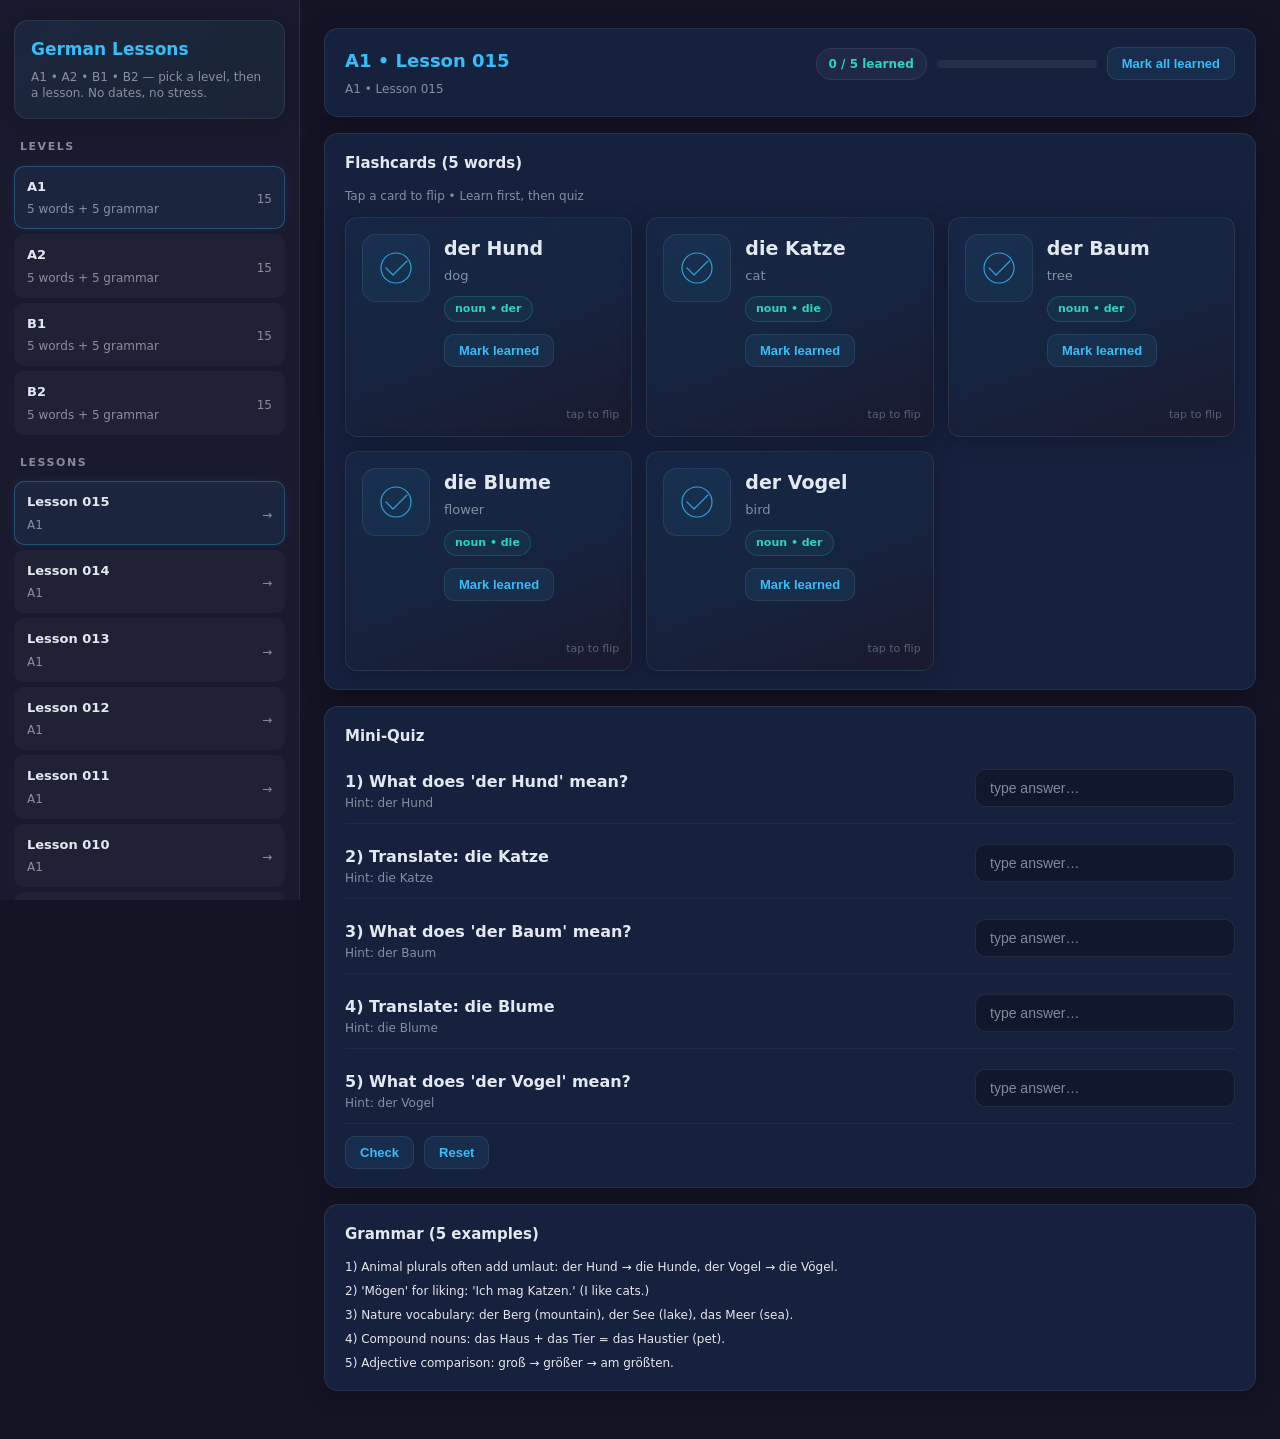
<file: index.html>
<!doctype html>
<html lang="en">
<head>
  <meta charset="utf-8" />
  <meta name="viewport" content="width=device-width,initial-scale=1" />
  <title>German Lessons (A1–B2)</title>
  <link rel="stylesheet" href="./assets/style.css" />
</head>
<body>
  <div class="app">
    <aside class="sidebar">
      <div class="brand">
        <h1>German Lessons</h1>
        <div class="sub">A1 • A2 • B1 • B2 — pick a level, then a lesson. No dates, no stress.</div>
      </div>

      <div class="sectionTitle">Levels</div>
      <div class="navList" id="levelList"></div>

      <div class="sectionTitle" id="lessonSubTitle">Lessons</div>
      <div class="navList" id="lessonList"></div>

      <div class="small" id="errorTop"></div>
    </aside>

    <main class="main">
      <header>
        <div>
          <h2 id="lessonTitle">Loading…</h2>
          <div class="sub" id="lessonMeta">—</div>
        </div>
        <div class="pill">
          <div class="badge" id="count">0 / 0 learned</div>
          <div class="progress"><div class="bar" id="bar"></div></div>
          <button class="btn" id="markAll">Mark all learned</button>
        </div>
      </header>

      <div class="panel">
        <h3>Flashcards (5 words)</h3>
        <div class="note">Tap a card to flip • Learn first, then quiz</div>
        <div class="grid" id="cards"></div>
      </div>

      <div class="panel">
        <h3>Mini‑Quiz</h3>
        <div id="quiz"></div>
        <div class="row">
          <button class="btn" id="check">Check</button>
          <button class="btn" id="reset">Reset</button>
        </div>
      </div>

      <div class="panel">
        <h3>Grammar (5 examples)</h3>
        <div id="grammar"></div>
      </div>
    </main>
  </div>

  <script src="./assets/app.js"></script>
</body>
</html>
</file>
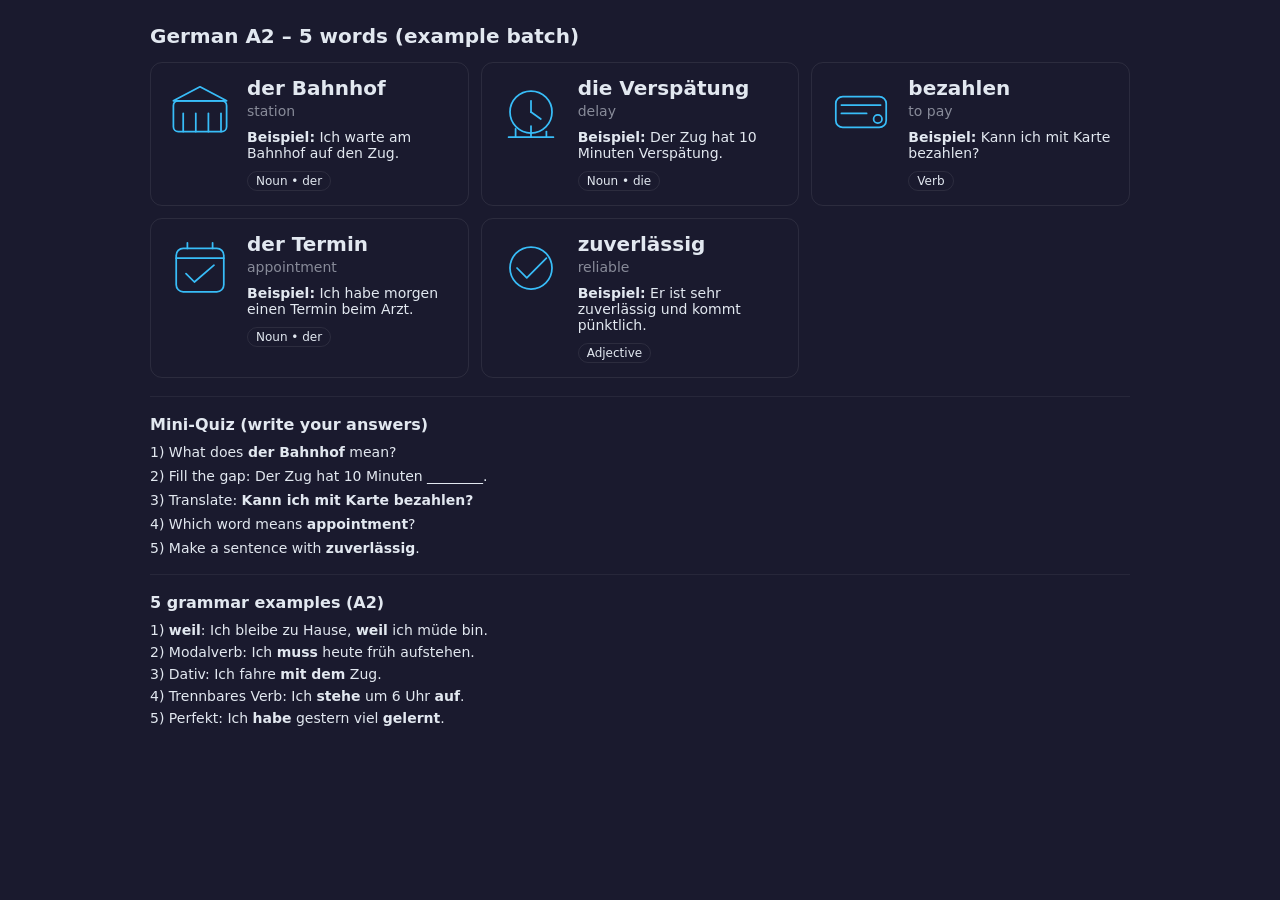
<file: daily/2026-02-09_19-57_example_daily.html>
<!doctype html>
<html lang="en">
<head>
  <meta charset="utf-8" />
  <meta name="viewport" content="width=device-width,initial-scale=1" />
  <title>German A2 – 5 words (Example)</title>
  <style>
    :root{--fg:#e2e8f0;--muted:rgba(226,232,240,.55);--line:rgba(255,255,255,.08);--bg:#1a1a2e;}
    body{margin:0;background:var(--bg);color:var(--fg);font-family:system-ui,-apple-system,Segoe UI,Roboto,Arial,sans-serif;}
    .wrap{max-width:980px;margin:24px auto;padding:0 16px;}
    h1{font-size:20px;margin:0 0 14px 0;}
    .grid{display:grid;grid-template-columns:repeat(auto-fit,minmax(280px,1fr));gap:12px;}
    .card{border:1px solid rgba(255,255,255,.08);border-radius:12px;padding:14px;display:grid;grid-template-columns:70px 1fr;gap:12px;align-items:start;}
    .w{font-size:20px;font-weight:800;line-height:1.1;}
    .m{font-size:14px;color:var(--muted);margin-top:4px;}
    .ex{font-size:14px;margin-top:10px;}
    .tag{display:inline-block;border:1px solid rgba(255,255,255,.08);border-radius:999px;padding:2px 8px;font-size:12px;margin-top:10px;}
    svg{width:70px;height:70px;}
    .icon{fill:none;stroke:#38bdf8;stroke-width:2.5;stroke-linecap:round;stroke-linejoin:round;}
    hr{border:0;border-top:1px solid rgba(255,255,255,.06);margin:18px 0;}
    .quiz h2{font-size:16px;margin:0 0 10px 0;}
    .q{margin:8px 0;font-size:14px;}
    .grammar h2{font-size:16px;margin:0 0 10px 0;}
    .g{margin:6px 0;font-size:14px;}
    .de{font-weight:700;}
  </style>
</head>
<body>
  <div class="wrap">
    <h1>German A2 – 5 words (example batch)</h1>

    <div class="grid">
      <div class="card">
        <svg viewBox="0 0 100 100" aria-label="station">
          <rect class="icon" x="12" y="34" width="76" height="44" rx="7"/>
          <polygon class="icon" points="12,34 50,14 88,34"/>
          <line class="icon" x1="26" y1="78" x2="26" y2="52"/>
          <line class="icon" x1="44" y1="78" x2="44" y2="52"/>
          <line class="icon" x1="62" y1="78" x2="62" y2="52"/>
          <line class="icon" x1="80" y1="78" x2="80" y2="52"/>
        </svg>
        <div>
          <div class="w">der Bahnhof</div>
          <div class="m">station</div>
          <div class="ex"><span class="de">Beispiel:</span> Ich warte am Bahnhof auf den Zug.</div>
          <div class="tag">Noun • der</div>
        </div>
      </div>

      <div class="card">
        <svg viewBox="0 0 100 100" aria-label="delay">
          <circle class="icon" cx="50" cy="50" r="30"/>
          <line class="icon" x1="50" y1="50" x2="50" y2="34"/>
          <line class="icon" x1="50" y1="50" x2="64" y2="60"/>
          <line class="icon" x1="18" y1="86" x2="82" y2="86"/>
          <line class="icon" x1="28" y1="86" x2="28" y2="74"/>
          <line class="icon" x1="50" y1="86" x2="50" y2="70"/>
          <line class="icon" x1="72" y1="86" x2="72" y2="78"/>
        </svg>
        <div>
          <div class="w">die Verspätung</div>
          <div class="m">delay</div>
          <div class="ex"><span class="de">Beispiel:</span> Der Zug hat 10 Minuten Verspätung.</div>
          <div class="tag">Noun • die</div>
        </div>
      </div>

      <div class="card">
        <svg viewBox="0 0 100 100" aria-label="pay">
          <rect class="icon" x="14" y="28" width="72" height="44" rx="10"/>
          <line class="icon" x1="22" y1="40" x2="78" y2="40"/>
          <line class="icon" x1="22" y1="52" x2="58" y2="52"/>
          <circle class="icon" cx="74" cy="60" r="6"/>
        </svg>
        <div>
          <div class="w">bezahlen</div>
          <div class="m">to pay</div>
          <div class="ex"><span class="de">Beispiel:</span> Kann ich mit Karte bezahlen?</div>
          <div class="tag">Verb</div>
        </div>
      </div>

      <div class="card">
        <svg viewBox="0 0 100 100" aria-label="appointment">
          <rect class="icon" x="16" y="22" width="68" height="62" rx="10"/>
          <line class="icon" x1="16" y1="36" x2="84" y2="36"/>
          <line class="icon" x1="32" y1="22" x2="32" y2="14"/>
          <line class="icon" x1="68" y1="22" x2="68" y2="14"/>
          <path class="icon" d="M30,58 L42,70 L70,46"/>
        </svg>
        <div>
          <div class="w">der Termin</div>
          <div class="m">appointment</div>
          <div class="ex"><span class="de">Beispiel:</span> Ich habe morgen einen Termin beim Arzt.</div>
          <div class="tag">Noun • der</div>
        </div>
      </div>

      <div class="card">
        <svg viewBox="0 0 100 100" aria-label="reliable">
          <circle class="icon" cx="50" cy="50" r="30"/>
          <path class="icon" d="M30,50 L44,64 L72,36"/>
        </svg>
        <div>
          <div class="w">zuverlässig</div>
          <div class="m">reliable</div>
          <div class="ex"><span class="de">Beispiel:</span> Er ist sehr zuverlässig und kommt pünktlich.</div>
          <div class="tag">Adjective</div>
        </div>
      </div>
    </div>

    <hr />

    <div class="quiz">
      <h2>Mini‑Quiz (write your answers)</h2>
      <div class="q">1) What does <span class="de">der Bahnhof</span> mean?</div>
      <div class="q">2) Fill the gap: Der Zug hat 10 Minuten ________.</div>
      <div class="q">3) Translate: <span class="de">Kann ich mit Karte bezahlen?</span></div>
      <div class="q">4) Which word means <span class="de">appointment</span>?</div>
      <div class="q">5) Make a sentence with <span class="de">zuverlässig</span>.</div>
    </div>

    <hr />

    <div class="grammar">
      <h2>5 grammar examples (A2)</h2>
      <div class="g">1) <span class="de">weil</span>: Ich bleibe zu Hause, <span class="de">weil</span> ich müde bin.</div>
      <div class="g">2) Modalverb: Ich <span class="de">muss</span> heute früh aufstehen.</div>
      <div class="g">3) Dativ: Ich fahre <span class="de">mit dem</span> Zug.</div>
      <div class="g">4) Trennbares Verb: Ich <span class="de">stehe</span> um 6 Uhr <span class="de">auf</span>.</div>
      <div class="g">5) Perfekt: Ich <span class="de">habe</span> gestern viel <span class="de">gelernt</span>.</div>
    </div>

  </div>
</body>
</html>
</file>
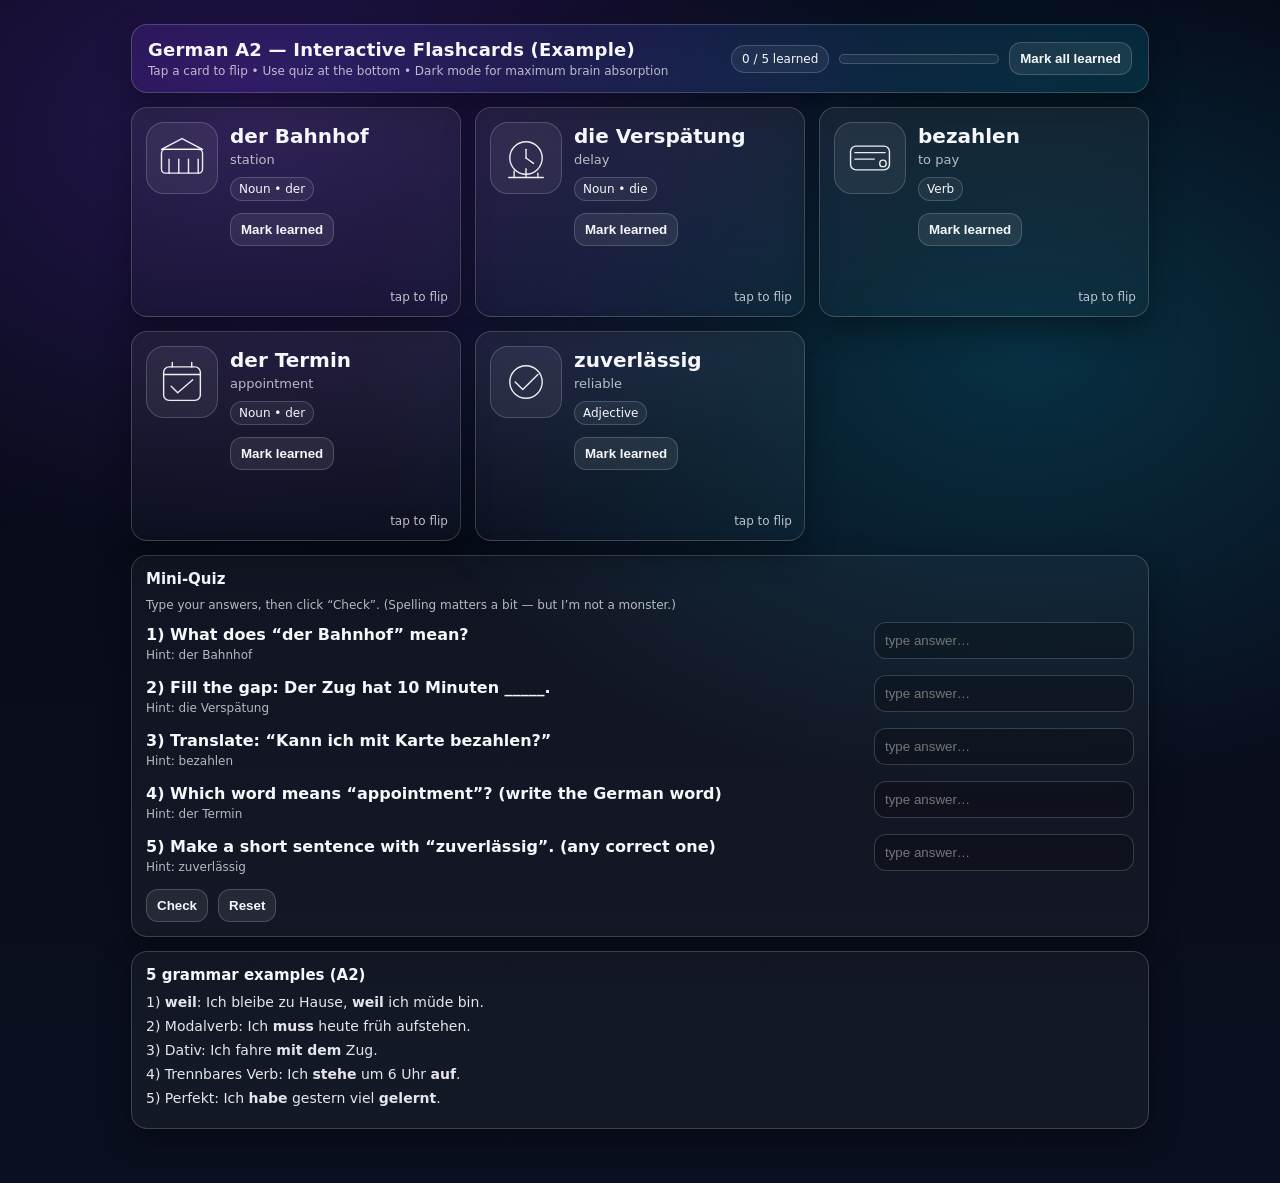
<file: hourly/2026-02-09_19-57_example_hourly.html>
<!doctype html>
<html lang="en">
<head>
  <meta charset="utf-8" />
  <meta name="viewport" content="width=device-width,initial-scale=1" />
  <title>German A2 – Interactive Flashcards (Example)</title>
  <style>
    :root{
      --bg:#0b1020;
      --panel:#111a33;
      --card:#141f3d;
      --stroke:rgba(255,255,255,.18);
      --text:#f6f7fb;
      --muted:rgba(246,247,251,.72);
      --a:#7c3aed;   /* purple */
      --b:#06b6d4;   /* cyan */
      --good:#22c55e;
      --bad:#ef4444;
      --warn:#f59e0b;
      --shadow: 0 12px 30px rgba(0,0,0,.35);
      --radius:16px;
    }

    *{box-sizing:border-box;}
    body{
      margin:0;
      font-family: ui-sans-serif, system-ui, -apple-system, Segoe UI, Roboto, Arial, sans-serif;
      background: radial-gradient(1200px 800px at 20% 10%, rgba(124,58,237,.25), transparent 55%),
                  radial-gradient(1200px 800px at 80% 30%, rgba(6,182,212,.22), transparent 55%),
                  linear-gradient(180deg, #060816, #0b1020);
      color:var(--text);
    }

    .wrap{max-width:1050px; margin:24px auto; padding:0 16px 30px;}

    header{
      display:flex; align-items:center; justify-content:space-between; gap:12px;
      background: linear-gradient(90deg, rgba(124,58,237,.18), rgba(6,182,212,.14));
      border:1px solid var(--stroke);
      border-radius: var(--radius);
      padding:14px 16px;
      box-shadow: var(--shadow);
    }
    h1{font-size:18px; margin:0; letter-spacing:.2px;}
    .sub{font-size:12px; color:var(--muted); margin-top:4px;}

    .pill{display:flex; align-items:center; gap:10px;}
    .badge{
      font-size:12px; padding:6px 10px; border-radius:999px;
      border:1px solid var(--stroke);
      background: rgba(255,255,255,.06);
    }

    .btn{
      cursor:pointer;
      border:1px solid var(--stroke);
      background: rgba(255,255,255,.08);
      color:var(--text);
      padding:8px 10px;
      border-radius: 12px;
      font-weight:700;
      transition: transform .06s ease, background .15s ease;
      user-select:none;
    }
    .btn:hover{background: rgba(255,255,255,.12)}
    .btn:active{transform: scale(.98)}

    .progress{
      width: 160px; height: 10px; border-radius: 999px;
      border:1px solid var(--stroke);
      background: rgba(255,255,255,.06);
      overflow:hidden;
    }
    .bar{height:100%; width:0%; background: linear-gradient(90deg, var(--a), var(--b));}

    .grid{display:grid; grid-template-columns:repeat(auto-fit,minmax(280px,1fr)); gap:14px; margin-top:14px;}

    /* flip cards */
    .scene{perspective: 1200px;}
    .card{
      position:relative;
      height: 210px;
      transform-style:preserve-3d;
      transition: transform .55s cubic-bezier(.2,.8,.2,1);
    }
    .card.is-flipped{transform: rotateY(180deg);}

    .face{
      position:absolute; inset:0;
      border-radius: var(--radius);
      border: 1px solid var(--stroke);
      background: linear-gradient(180deg, rgba(255,255,255,.06), rgba(255,255,255,.02));
      box-shadow: var(--shadow);
      padding:14px;
      backface-visibility:hidden;
      overflow:hidden;
    }

    .front{display:grid; grid-template-columns:72px 1fr; gap:12px; align-items:start;}
    .back{transform: rotateY(180deg);}

    .icon{
      width:72px; height:72px;
      border-radius: 18px;
      border:1px solid var(--stroke);
      background: rgba(255,255,255,.06);
      display:flex; align-items:center; justify-content:center;
    }
    svg{width:54px; height:54px;}
    .s{fill:none; stroke: rgba(255,255,255,.92); stroke-width:2.6; stroke-linecap:round; stroke-linejoin:round;}

    .word{font-size:20px; font-weight:900; margin-top:2px;}
    .meta{font-size:13px; color:var(--muted); margin-top:4px;}
    .tag{display:inline-block; margin-top:10px; font-size:12px; padding:4px 8px; border-radius:999px;
         border:1px solid var(--stroke); background: rgba(255,255,255,.06);}

    .hint{position:absolute; right:12px; bottom:12px; font-size:12px; color:rgba(246,247,251,.75)}

    .back h3{margin:0; font-size:14px;}
    .ex{margin-top:10px; padding:10px; border-radius: 12px; border:1px dashed rgba(255,255,255,.22);
        background: rgba(0,0,0,.18); font-size:14px; line-height:1.35;}
    .de{font-weight:900;}

    .row{display:flex; gap:10px; flex-wrap:wrap; margin-top:12px;}

    section{
      margin-top:14px;
      border:1px solid var(--stroke);
      border-radius: var(--radius);
      background: rgba(255,255,255,.04);
      box-shadow: var(--shadow);
      padding:14px;
    }

    section h2{margin:0 0 10px 0; font-size:15px;}
    .q{display:grid; grid-template-columns:1fr auto; gap:10px; align-items:center; margin:10px 0;}
    input{
      width:100%; padding:10px 10px;
      border-radius: 12px;
      border:1px solid var(--stroke);
      background: rgba(0,0,0,.20);
      color: var(--text);
      outline: none;
    }

    .result{font-weight:900; font-size:12px; padding:6px 10px; border-radius: 999px; border:1px solid var(--stroke)}
    .ok{background: rgba(34,197,94,.16); color: #bbf7d0;}
    .no{background: rgba(239,68,68,.14); color: #fecaca;}

    .grammar .g{margin:8px 0; font-size:14px; color: rgba(246,247,251,.92)}
    .note{font-size:12px; color:var(--muted); margin-top:8px}

    @media (prefers-reduced-motion: reduce){
      .card{transition:none}
    }
  </style>
</head>
<body>
  <div class="wrap">
    <header>
      <div>
        <h1>German A2 — Interactive Flashcards (Example)</h1>
        <div class="sub">Tap a card to flip • Use quiz at the bottom • Dark mode for maximum brain absorption</div>
      </div>
      <div class="pill">
        <div class="badge" id="count">0 / 5 learned</div>
        <div class="progress" aria-label="progress"><div class="bar" id="bar"></div></div>
        <button class="btn" id="markAll">Mark all learned</button>
      </div>
    </header>

    <div class="grid" id="cards"></div>

    <section class="quiz">
      <h2>Mini‑Quiz</h2>
      <div class="note">Type your answers, then click “Check”. (Spelling matters a bit — but I’m not a monster.)</div>
      <div id="quiz"></div>
      <div class="row">
        <button class="btn" id="check">Check</button>
        <button class="btn" id="reset">Reset</button>
      </div>
    </section>

    <section class="grammar">
      <h2>5 grammar examples (A2)</h2>
      <div class="g">1) <span class="de">weil</span>: Ich bleibe zu Hause, <span class="de">weil</span> ich müde bin.</div>
      <div class="g">2) Modalverb: Ich <span class="de">muss</span> heute früh aufstehen.</div>
      <div class="g">3) Dativ: Ich fahre <span class="de">mit dem</span> Zug.</div>
      <div class="g">4) Trennbares Verb: Ich <span class="de">stehe</span> um 6 Uhr <span class="de">auf</span>.</div>
      <div class="g">5) Perfekt: Ich <span class="de">habe</span> gestern viel <span class="de">gelernt</span>.</div>
    </section>
  </div>

<script>
  const words = [
    {
      id: 'bahnhof',
      de: 'der Bahnhof',
      en: 'station',
      type: 'Noun • der',
      example: 'Ich warte am Bahnhof auf den Zug.',
      quizQ: 'What does “der Bahnhof” mean?',
      quizA: ['station', 'train station'],
      icon: (s)=>`<svg viewBox="0 0 100 100"><rect class="s" x="12" y="34" width="76" height="44" rx="7"/><polygon class="s" points="12,34 50,14 88,34"/><line class="s" x1="26" y1="78" x2="26" y2="52"/><line class="s" x1="44" y1="78" x2="44" y2="52"/><line class="s" x1="62" y1="78" x2="62" y2="52"/><line class="s" x1="80" y1="78" x2="80" y2="52"/></svg>`
    },
    {
      id: 'verspaetung',
      de: 'die Verspätung',
      en: 'delay',
      type: 'Noun • die',
      example: 'Der Zug hat 10 Minuten Verspätung.',
      quizQ: 'Fill the gap: Der Zug hat 10 Minuten _____.',
      quizA: ['verspätung','verspaetung'],
      icon: ()=>`<svg viewBox="0 0 100 100"><circle class="s" cx="50" cy="50" r="30"/><line class="s" x1="50" y1="50" x2="50" y2="34"/><line class="s" x1="50" y1="50" x2="64" y2="60"/><line class="s" x1="18" y1="86" x2="82" y2="86"/><line class="s" x1="28" y1="86" x2="28" y2="74"/><line class="s" x1="50" y1="86" x2="50" y2="70"/><line class="s" x1="72" y1="86" x2="72" y2="78"/></svg>`
    },
    {
      id: 'bezahlen',
      de: 'bezahlen',
      en: 'to pay',
      type: 'Verb',
      example: 'Kann ich mit Karte bezahlen?',
      quizQ: 'Translate: “Kann ich mit Karte bezahlen?”',
      quizA: ['can i pay by card', 'can i pay with card', 'can i pay with a card', 'can i pay by card?'],
      icon: ()=>`<svg viewBox="0 0 100 100"><rect class="s" x="14" y="28" width="72" height="44" rx="10"/><line class="s" x1="22" y1="40" x2="78" y2="40"/><line class="s" x1="22" y1="52" x2="58" y2="52"/><circle class="s" cx="74" cy="60" r="6"/></svg>`
    },
    {
      id: 'termin',
      de: 'der Termin',
      en: 'appointment',
      type: 'Noun • der',
      example: 'Ich habe morgen einen Termin beim Arzt.',
      quizQ: 'Which word means “appointment”? (write the German word)',
      quizA: ['termin', 'der termin'],
      icon: ()=>`<svg viewBox="0 0 100 100"><rect class="s" x="16" y="22" width="68" height="62" rx="10"/><line class="s" x1="16" y1="36" x2="84" y2="36"/><line class="s" x1="32" y1="22" x2="32" y2="14"/><line class="s" x1="68" y1="22" x2="68" y2="14"/><path class="s" d="M30,58 L42,70 L70,46"/></svg>`
    },
    {
      id: 'zuverlaessig',
      de: 'zuverlässig',
      en: 'reliable',
      type: 'Adjective',
      example: 'Er ist sehr zuverlässig und kommt pünktlich.',
      quizQ: 'Make a short sentence with “zuverlässig”. (any correct one)',
      quizA: ['*'],
      icon: ()=>`<svg viewBox="0 0 100 100"><circle class="s" cx="50" cy="50" r="30"/><path class="s" d="M30,50 L44,64 L72,36"/></svg>`
    }
  ];

  const norm = (s) => (s||'')
    .toString().trim().toLowerCase()
    .replaceAll('ß','ss')
    .replaceAll('ä','a').replaceAll('ö','o').replaceAll('ü','u')
    .replace(/\s+/g,' ');

  const stateKey = 'a2_words_example_learned';
  const learned = new Set(JSON.parse(localStorage.getItem(stateKey) || '[]'));

  const cardsEl = document.getElementById('cards');
  const quizEl = document.getElementById('quiz');

  function render(){
    cardsEl.innerHTML = '';
    quizEl.innerHTML = '';

    words.forEach((w, i)=>{
      const scene = document.createElement('div');
      scene.className = 'scene';

      const card = document.createElement('div');
      card.className = 'card';
      card.setAttribute('data-id', w.id);

      const front = document.createElement('div');
      front.className = 'face front';
      front.innerHTML = `
        <div class="icon">${w.icon()}</div>
        <div>
          <div class="word">${w.de}</div>
          <div class="meta">${w.en}</div>
          <div class="tag">${w.type}</div>
          <div class="row" style="margin-top:12px">
            <button class="btn" data-action="learn">${learned.has(w.id) ? 'Learned ✓' : 'Mark learned'}</button>
          </div>
        </div>
        <div class="hint">tap to flip</div>
      `;

      const back = document.createElement('div');
      back.className = 'face back';
      back.innerHTML = `
        <h3>Example</h3>
        <div class="ex"><span class="de">${w.example}</span></div>
        <div class="row">
          <button class="btn" data-action="flip">Back</button>
        </div>
        <div class="hint">tip: read it out loud</div>
      `;

      card.appendChild(front);
      card.appendChild(back);
      scene.appendChild(card);
      cardsEl.appendChild(scene);

      // interactions
      card.addEventListener('click', (e)=>{
        const btn = e.target.closest('button');
        if (btn){
          const act = btn.getAttribute('data-action');
          if (act === 'learn'){
            e.stopPropagation();
            if (learned.has(w.id)) learned.delete(w.id); else learned.add(w.id);
            localStorage.setItem(stateKey, JSON.stringify([...learned]));
            render();
            return;
          }
          if (act === 'flip'){
            e.stopPropagation();
            card.classList.remove('is-flipped');
            return;
          }
        }
        card.classList.toggle('is-flipped');
      });

      // quiz
      const q = document.createElement('div');
      q.className = 'q';
      q.innerHTML = `
        <div>
          <div style="font-weight:900">${i+1}) ${w.quizQ}</div>
          <div style="color:var(--muted); font-size:12px; margin-top:4px">Hint: ${w.de}</div>
        </div>
        <div style="min-width:260px">
          <input id="ans_${w.id}" placeholder="type answer…" />
          <div id="res_${w.id}" style="margin-top:6px"></div>
        </div>
      `;
      quizEl.appendChild(q);
    });

    updateProgress();
  }

  function updateProgress(){
    const learnedCount = learned.size;
    document.getElementById('count').textContent = `${learnedCount} / ${words.length} learned`;
    document.getElementById('bar').style.width = `${Math.round(100*learnedCount/words.length)}%`;
  }

  document.getElementById('check').addEventListener('click', ()=>{
    words.forEach((w)=>{
      const input = document.getElementById(`ans_${w.id}`);
      const out = document.getElementById(`res_${w.id}`);
      const val = norm(input.value);

      let ok = false;
      if (w.quizA.length === 1 && w.quizA[0] === '*'){
        // free-form: accept if it contains the word
        ok = val.includes(norm(w.de.split(' ')[w.de.split(' ').length-1]));
      } else {
        ok = w.quizA.map(norm).some(a => val === a);
      }

      out.innerHTML = ok
        ? `<span class="result ok">Correct ✓</span>`
        : `<span class="result no">Not yet ✗</span>`;
    });
  });

  document.getElementById('reset').addEventListener('click', ()=>{
    words.forEach((w)=>{
      const input = document.getElementById(`ans_${w.id}`);
      const out = document.getElementById(`res_${w.id}`);
      input.value = '';
      out.innerHTML = '';
    });
  });

  document.getElementById('markAll').addEventListener('click', ()=>{
    words.forEach(w => learned.add(w.id));
    localStorage.setItem(stateKey, JSON.stringify([...learned]));
    render();
  });

  render();
</script>
</body>
</html>
</file>
<file: assets/style.css>
:root{
  --bg:#1a1a2e;
  --bg-deep:#141425;
  --panel:#16213e;
  --card:#1a1a2e;
  --stroke:rgba(255,255,255,.08);
  --stroke-hover:rgba(255,255,255,.15);
  --text:#e2e8f0;
  --muted:rgba(226,232,240,.55);
  --accent:#38bdf8;
  --accent2:#2dd4bf;
  --accent-glow:rgba(56,189,248,.12);
  --accent2-glow:rgba(45,212,191,.10);
  --shadow: 0 4px 24px rgba(0,0,0,.25);
  --radius:14px;
  --transition: .2s ease;
}
*{box-sizing:border-box;}
body{
  margin:0;
  font-family: 'Inter', ui-sans-serif, system-ui, -apple-system, Segoe UI, Roboto, Arial, sans-serif;
  background: var(--bg-deep);
  color:var(--text);
  line-height:1.5;
}

/* layout */
.app{display:grid; grid-template-columns:300px 1fr; min-height:100vh;}
.sidebar{
  position:sticky; top:0; height:100vh; overflow-y:auto; overflow-x:hidden;
  border-right:1px solid var(--stroke);
  background: var(--bg);
  padding:20px 14px;
  scrollbar-width:thin;
  scrollbar-color: rgba(255,255,255,.08) transparent;
}
.main{padding:28px 24px 48px; background:var(--bg-deep); min-width:0;}

.brand{
  padding:16px;
  border:1px solid var(--stroke);
  border-radius:var(--radius);
  background: linear-gradient(135deg, rgba(56,189,248,.08), rgba(45,212,191,.06));
  box-shadow: var(--shadow);
}
.brand h1{font-size:17px; margin:0; font-weight:700; color:var(--accent);}
.brand .sub{font-size:12px; color:var(--muted); margin-top:6px; line-height:1.4;}

.sectionTitle{
  margin:20px 6px 10px;
  font-size:11px;
  letter-spacing:.14em;
  color:var(--muted);
  text-transform:uppercase;
  font-weight:600;
}

.navList{display:flex; flex-direction:column; gap:5px;}
.navItem{
  display:flex; align-items:center; justify-content:space-between; gap:10px;
  padding:10px 12px;
  border-radius:10px;
  border:1px solid transparent;
  background: rgba(255,255,255,.03);
  cursor:pointer;
  user-select:none;
  transition: all var(--transition);
}
.navItem:hover{
  background: rgba(56,189,248,.06);
  border-color: var(--stroke-hover);
}
.navItem.active{
  border-color: rgba(56,189,248,.3);
  background: rgba(56,189,248,.08);
  box-shadow: 0 0 12px rgba(56,189,248,.08);
}
.navItem .name{font-weight:700; font-size:13px; color:var(--text);}
.navItem .meta{font-size:12px; color:var(--muted);}

.small{font-size:12px; color:var(--muted); margin:10px 6px; line-height:1.4;}

header{
  display:flex; align-items:flex-start; justify-content:space-between; gap:16px;
  border:1px solid var(--stroke);
  border-radius:var(--radius);
  padding:18px 20px;
  background: var(--panel);
  box-shadow: var(--shadow);
}
header h2{margin:0; font-size:18px; font-weight:700; color:var(--accent);}
header .sub{font-size:12px; color:var(--muted); margin-top:6px;}

.pill{display:flex; align-items:center; gap:10px; flex-wrap:wrap; justify-content:flex-end;}
.badge{
  font-size:12px;
  padding:6px 12px;
  border-radius:999px;
  border:1px solid var(--stroke);
  background:rgba(255,255,255,.04);
  color:var(--accent2);
  font-weight:600;
}
.btn{
  cursor:pointer;
  border:1px solid var(--stroke);
  background:rgba(56,189,248,.08);
  color:var(--accent);
  padding:8px 14px;
  border-radius:10px;
  font-weight:700;
  font-size:13px;
  transition: all var(--transition);
}
.btn:hover{
  background:rgba(56,189,248,.18);
  border-color:rgba(56,189,248,.3);
  box-shadow: 0 0 16px rgba(56,189,248,.1);
}
.progress{
  width:160px;
  height:8px;
  border-radius:999px;
  background:rgba(255,255,255,.06);
  overflow:hidden;
}
.bar{height:100%; width:0%; background:linear-gradient(90deg,var(--accent),var(--accent2)); border-radius:999px; transition: width .4s ease;}

.panel{
  margin-top:16px;
  border:1px solid var(--stroke);
  border-radius:var(--radius);
  background: var(--panel);
  box-shadow: var(--shadow);
  padding:18px 20px;
}
.panel h3{margin:0 0 12px 0; font-size:15px; font-weight:700; color:var(--text);}
.note{font-size:12px; color:var(--muted);}

.grid{display:grid; grid-template-columns:repeat(auto-fit,minmax(280px,1fr)); gap:14px; margin-top:12px;}
.scene{perspective:1200px;}
.card{
  position:relative;
  height:220px;
  transform-style:preserve-3d;
  transition:transform .5s cubic-bezier(.2,.8,.2,1);
}
.card.is-flipped{transform:rotateY(180deg);}
.face{
  position:absolute; inset:0;
  border-radius:12px;
  border:1px solid var(--stroke);
  background: linear-gradient(160deg, rgba(56,189,248,.04), rgba(45,212,191,.02), var(--card));
  box-shadow: var(--shadow);
  padding:16px;
  backface-visibility:hidden;
  overflow:hidden;
  transition: border-color var(--transition);
}
.face:hover{border-color:var(--stroke-hover);}
.front{display:grid; grid-template-columns:68px 1fr; gap:14px;}
.back{transform:rotateY(180deg);}
.icon{
  width:68px; height:68px;
  border-radius:14px;
  border:1px solid var(--stroke);
  background: rgba(56,189,248,.06);
  display:flex; align-items:center; justify-content:center;
}
svg{width:50px; height:50px;}
.s{fill:none; stroke:var(--accent); stroke-width:2.4; stroke-linecap:round; stroke-linejoin:round; opacity:.8;}
.word{font-size:19px; font-weight:800; color:var(--text);}
.meta{font-size:13px; color:var(--muted); margin-top:4px;}
.tag{
  display:inline-block;
  margin-top:10px;
  font-size:11px;
  padding:4px 10px;
  border-radius:999px;
  border:1px solid rgba(45,212,191,.2);
  background:rgba(45,212,191,.06);
  color:var(--accent2);
  font-weight:600;
}
.hint{
  position:absolute;
  right:12px;
  bottom:12px;
  font-size:11px;
  color:var(--muted);
  opacity:.6;
}
.ex{
  margin-top:12px;
  padding:12px;
  border-radius:10px;
  border:1px dashed rgba(255,255,255,.1);
  background:rgba(0,0,0,.2);
  font-size:14px;
  line-height:1.45;
}
.de{font-weight:800; color:var(--accent);}
.row{display:flex; gap:10px; flex-wrap:wrap; margin-top:12px;}

.q{
  display:grid;
  grid-template-columns:1fr auto;
  gap:12px;
  align-items:center;
  margin:10px 0;
  padding:10px 0;
  border-bottom:1px solid rgba(255,255,255,.04);
}
input{
  width:100%;
  padding:10px 14px;
  border-radius:10px;
  border:1px solid var(--stroke);
  background:rgba(0,0,0,.25);
  color:var(--text);
  outline:none;
  font-size:14px;
  transition: border-color var(--transition);
}
input:focus{border-color:rgba(56,189,248,.4); box-shadow:0 0 12px rgba(56,189,248,.08);}
input::placeholder{color:var(--muted);}

.result{font-weight:800; font-size:12px; padding:6px 12px; border-radius:999px; border:1px solid var(--stroke)}
.ok{background:rgba(34,197,94,.12); color:#86efac; border-color:rgba(34,197,94,.2);}
.no{background:rgba(239,68,68,.10); color:#fca5a5; border-color:rgba(239,68,68,.2);}

@media (max-width: 980px){
  .app{grid-template-columns:1fr;}
  .sidebar{position:relative; height:auto; border-right:none; border-bottom:1px solid var(--stroke);}
  .main{padding:20px 16px 40px;}
}
@media (prefers-reduced-motion: reduce){.card{transition:none}}
</file>
